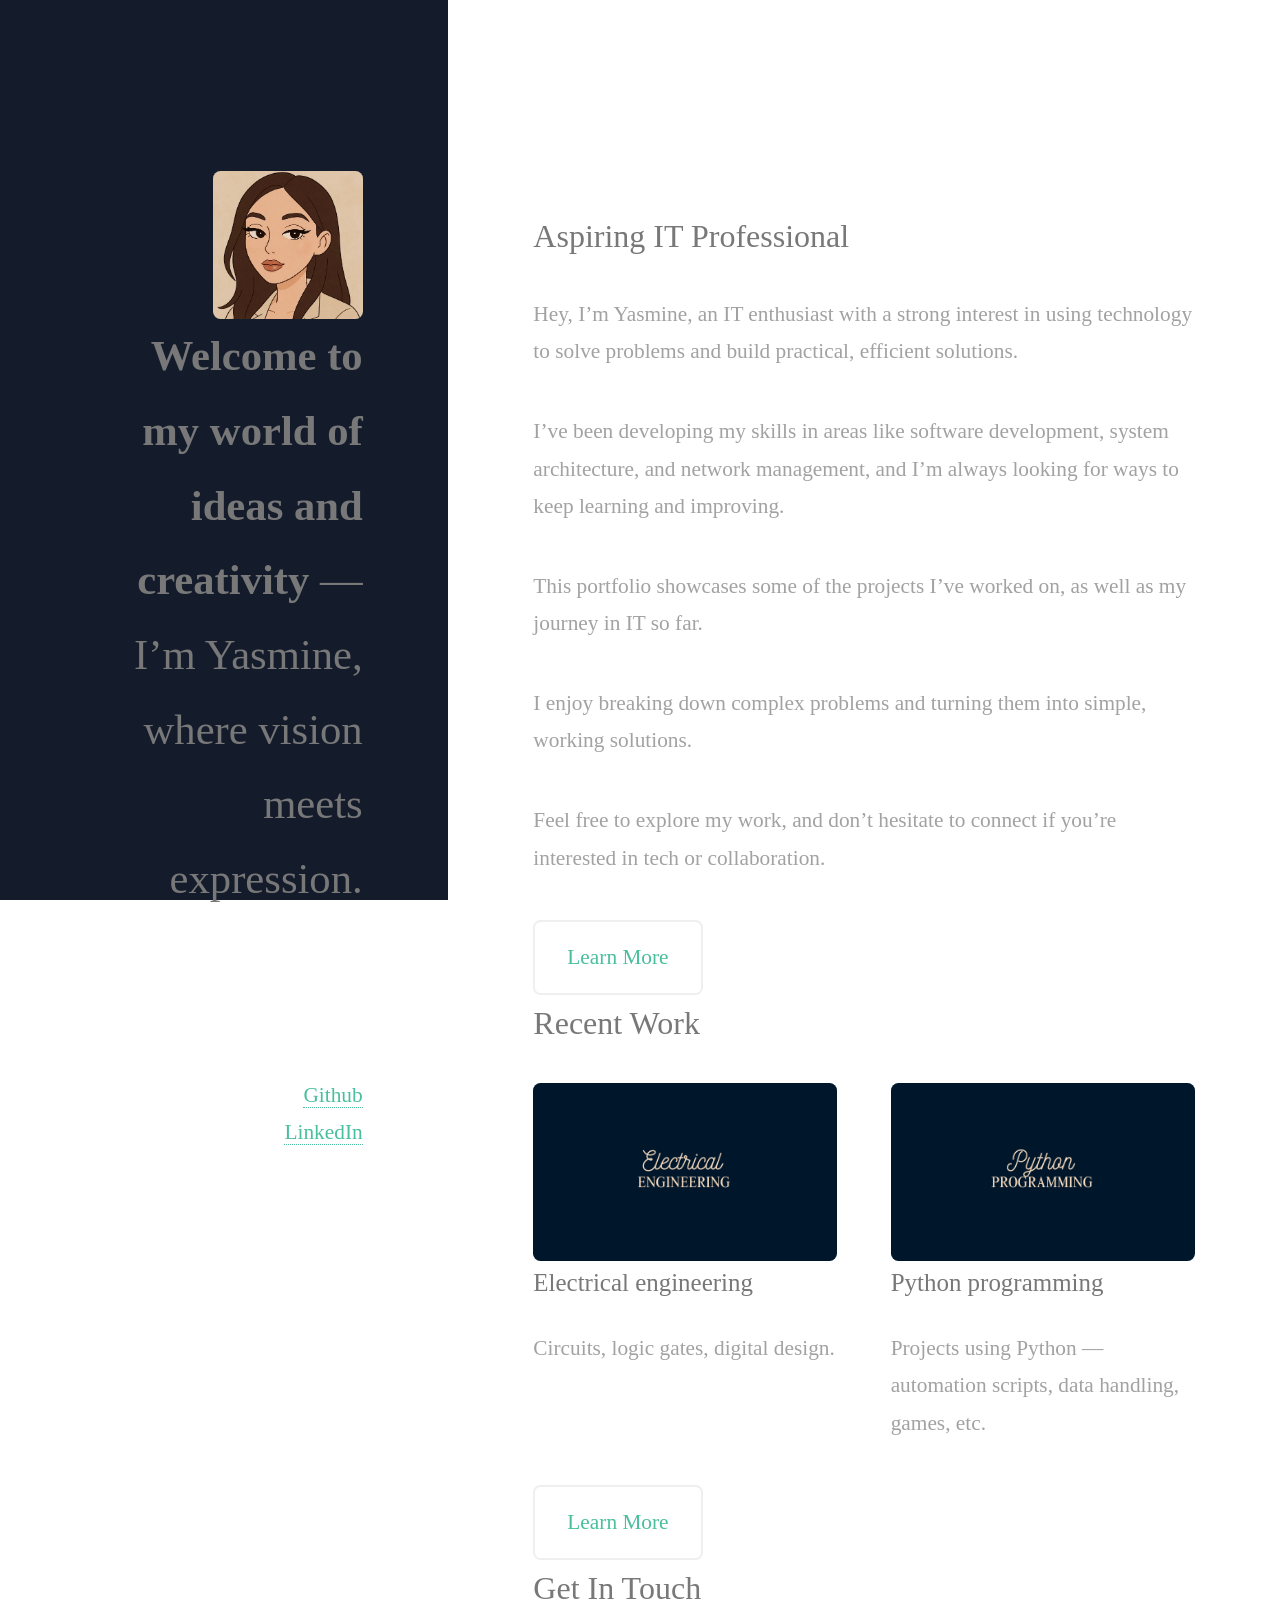
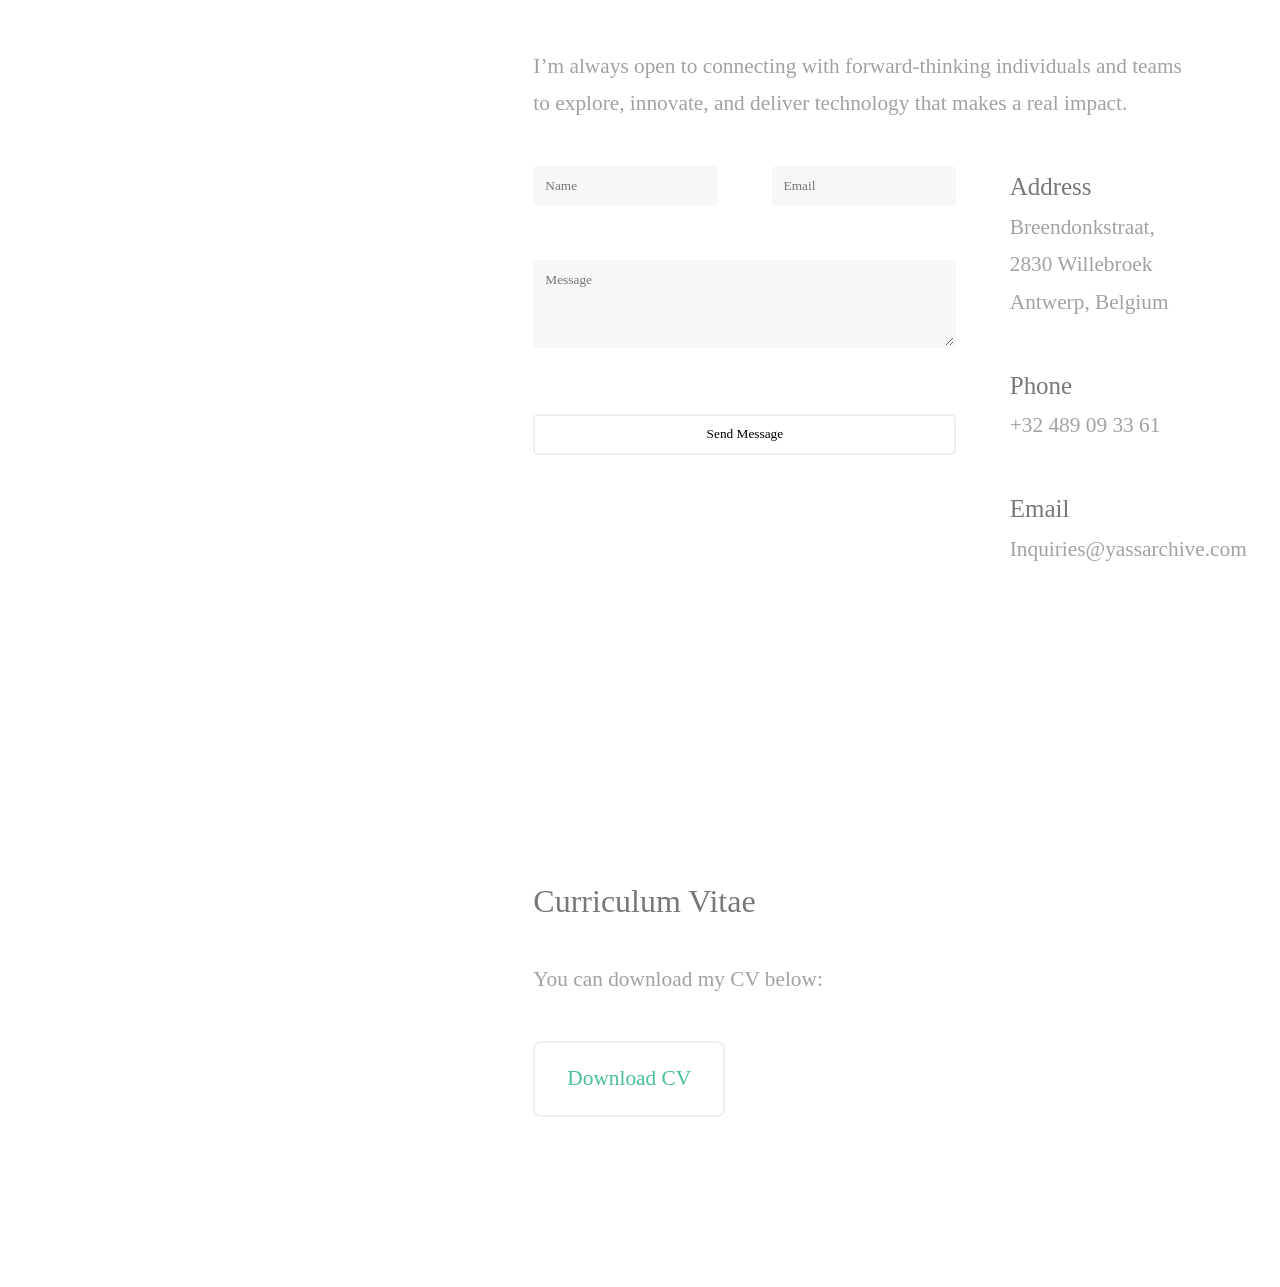
<file: index.html>
<!DOCTYPE HTML>
Yassarchive
<html>
	<head>
		<title>Yassarchive</title>
		<meta charset="utf-8" />
		<meta name="viewport" content="width=device-width, initial-scale=1, user-scalable=no" />
		<link rel="stylesheet" href="assets/css/main.css" />
	</head>

	<body class="is-preload">

		<!-- Header: vaste zijbalk met profiel + intro -->
		<header id="header">
			<div class="inner">

				<!-- Profielfoto/avatar bovenaan de sidebar -->
				<a href="#" class="image avatar">
					<img src="images/avatar.jpg" alt="" />
				</a>

				<!-- Titeltekst met fade-in animatie -->
				<h1 class="fade-in-text">
					<strong>Welcome to my world of ideas and creativity</strong> — I’m Yasmine, where vision meets expression.
				</h1>

				<!-- Kleine footer note in header -->
				<p class="footer-note">
					Site & portfolio developed by Yasmine
				</p>

			</div>
		</header>



		<!-- Main content: rechterkant van de website -->
		<div id="main">

			<!-- Intro sectie -->
			<section id="one">
				<header class="major">
					<h2> Aspiring IT Professional </h2>
				</header>

				<!-- Korte bio / introductie -->
				<p> Hey, I’m Yasmine, an IT enthusiast with a strong interest in using technology to solve problems and build practical, efficient solutions. </p>
				<p>	I’ve been developing my skills in areas like software development, system architecture, and network management, and I’m always looking for ways to keep learning and improving. </p>
				<p> This portfolio showcases some of the projects I’ve worked on, as well as my journey in IT so far. </p>
				<p> I enjoy breaking down complex problems and turning them into simple, working solutions. </p>
				<p>Feel free to explore my work, and don’t hesitate to connect if you’re interested in tech or collaboration. </p>

				<!-- Knop naar about pagina -->
				<ul class="actions">
					<a href="about.html" class="button">Learn More</a>
				</ul>
			</section>

			<!-- Portfolio / recente projecten -->
			<section id="two">
				<h2>Recent Work</h2>

				<div class="row">

					<!-- Project 1 -->
					<article class="col-6 col-12-xsmall work-item">
						<a href="images/fulls/01.jpg" class="image fit thumb">
							<img src="images/thumbs/01.jpg" alt="" />
						</a>
						<h3>Electrical engineering</h3>
						<p>Circuits, logic gates, digital design.</p>
					</article>

					<!-- Project 2 -->
					<article class="col-6 col-12-xsmall work-item">
						<a href="images/fulls/02.jpg" class="image fit thumb">
							<img src="images/thumbs/02.jpg" alt="" />
						</a>
						<h3>Python programming</h3>
						<p>Projects using Python — automation scripts, data handling, games, etc.</p>
					</article>

				</div>

				<!-- Knop naar volledige portfolio -->
				<ul class="actions">
					<a href="portfolio.html" class="button">Learn More</a>
				</ul>
			</section>

			<!-- Contact sectie -->
			<section id="three">
				<h2>Get In Touch</h2>

				<!-- Intro tekst contact -->
				<p><i></i>I’m always open to connecting with forward-thinking individuals and teams to explore, innovate, and deliver technology that makes a real impact.</i></p>

				<div class="row">

					<!-- Contactformulier gemaakt met WEB3FORMS -->
					<div class="col-8 col-12-small">
						<form action="https://api.web3forms.com/submit" method="POST">

							<div class="row gtr-uniform gtr-50">

								<!-- API key voor form submission gemaakt met WEB3FORMS -->
								<input type="hidden" name="access_key" value="d48e5232-f46c-412e-9744-fb151dbbb144">

								<!-- Naam veld -->
								<div class="col-6 col-12-xsmall">
									<input type="text" name="name" id="name" placeholder="Name" required />
								</div>

								<!-- Email veld -->
								<div class="col-6 col-12-xsmall">
									<input type="email" name="email" id="email" placeholder="Email" required />
								</div>

								<!-- Bericht veld -->
								<div class="col-12">
									<textarea name="message" id="message" placeholder="Message" rows="4" required></textarea>
								</div>

								<!-- Submit knop -->
								<div class="col-12">
									<ul class="actions">
										<li><input type="submit" value="Send Message" class="primary" /></li>
									</ul>
								</div>

							</div>
						</form>
					</div>

					<!-- Contact info rechts -->
					<div class="col-4 col-12-small">
						<ul class="labeled-icons">

							<!-- Adres -->
							<li>
								<h3 class="icon solid fa-envelope" style="margin:0;">
									<span class="label">Address</span>
								</h3>
								<p> Breendonkstraat, 2830 Willebroek <br />
								Antwerp, Belgium
								</p>
								
							</li>

							<!-- Telefoon -->
							<li>
								<h3 class="icon solid fa-envelope" style="margin:0;">
									<span class="label">Phone</span>
								</h3>
								<p> +32 489 09 33 61 </p>
							</li>

							<!-- Email -->
							<li>
								<div class="contact-item">
									<h3 class="icon solid fa-envelope" style="margin:0;">
									<span class="label">Email</span>
								</h3>
								<p> Inquiries@yassarchive.com </p>
								</div>
							</li>

						</ul>
					</div>

				</div>
				</section> <!-- Google maps voorbeeld gemaakt met API in Google Cloud -->
						<iframe
							src="https://www.google.com/maps/embed/v1/place?key=AIzaSyB8BMfxNY8iLk_4NgyfdXTfYyo2cVEm-6s&q=August+Van+Landeghemstraat+115,+2830+Willebroek" 
							width="64%" 
							height="250" 
							style="border:0; border-radius:12px;" 
							allowfullscreen="" 
							loading="lazy">
							
							</iframe>
			
			<!-- CV download sectie -->
			<section id="cv">
				<h2>Curriculum Vitae <span
				</span> <!-- Uitleg CV download -->
				</h2>
				<p> You can download my CV below: </p>
				
				<!-- Download knop -->
				<a href="assets/Curriculum.Vitae_YasmineKerchi.2026.pdf" download class="button">
					Download CV
				</a>
				
			</section>

		</div>

		<!-- Footer onderaan pagina -->
		<footer id="footer">
			<div class="inner">

				<!-- Social icons -->
				<ul class="icons">
					<li><a href="#" class="icon brands fa-github"><span class="label">Github</span></a></li>
					<li><a href="#" class="icon brands fa-linkedin"><span class="label">LinkedIn</span></a></li>
				</ul>

				<!-- Copyright info -->
				<ul class="copyright">
					<li>&copy; Archive07</li>
					<li>Design:Yasmine</li>
				</ul>

			</div>
		</footer>

		<!-- Scripts: functionaliteit van template -->
		<script src="assets/js/jquery.min.js"></script>
		<script src="assets/js/jquery.poptrox.min.js"></script>
		<script src="assets/js/browser.min.js"></script>
		<script src="assets/js/breakpoints.min.js"></script>
		<script src="assets/js/util.js"></script>
		<script src="assets/js/main.js"></script>

	</body>
</html>
</file>
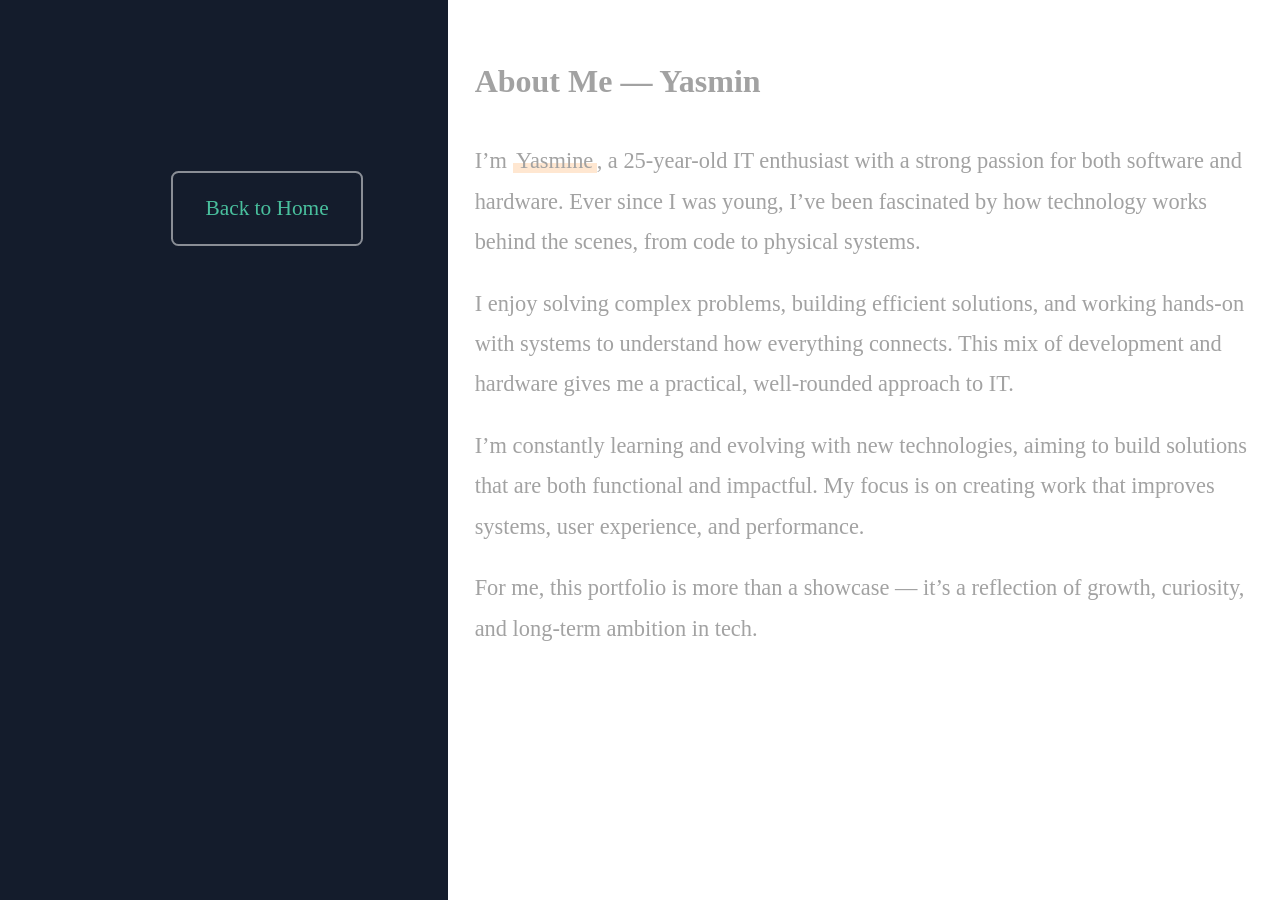
<file: about.html>
<!DOCTYPE HTML>
<html lang="en">
<head>
  <title>About Me - Yassarchive</title>
  <meta charset="utf-8" />
  <meta name="viewport" content="width=device-width, initial-scale=1" />
  <link rel="stylesheet" href="assets/css/main.css" />

  <!-- Inline CSS: extra effecten specifiek voor deze pagina -->
  <style>
    /* Fade-in effect van de hele pagina bij load */
    body{
      opacity:0;
      transition:opacity .45s ease;
      background:var(--navy);
      color:var(--text);
    }
    body.ready{ opacity:1; }

    /* Styling voor de "Back to Home" knop */
    #header .button{
      transition: transform .18s ease, box-shadow .18s ease;
      border-color: rgba(255, 255, 255, 0.5);
    }

    /* Hover effect op knop → licht omhoog + schaduw */
    #header .button:hover{
      transform: translateY(-2px);
      box-shadow: 0 10px 24px rgba(0,0,0,.25), 0 0 0 1px rgba(255, 255, 255, 0.25) inset;
    }

    /* Visuele "glow" achtergrond effecten in About sectie */
    #about.section-glow{ position:relative; overflow:hidden; }

    #about.section-glow::before,
    #about.section-glow::after{
      content:"";
      position:absolute;
      border-radius:50%;
      filter: blur(90px);
      pointer-events:none;
    }

    /* Boven rechts glow accent */
    #about.section-glow::before{
      width:420px;
      height:420px;
      top:-140px;
      right:-140px;
      background: radial-gradient(circle, rgba(255,122,0,.35), transparent 60%);
    }

    /* Onder links glow accent */
    #about.section-glow::after{
      width:360px;
      height:360px;
      bottom:-160px;
      left:-160px;
      background: radial-gradient(circle, rgba(28,42,87,.45), transparent 60%);
    }

    /* Typewriter titel styling */
    h1.type {
      color: var(--text);
      font-family: "Times New Roman", serif;
      font-weight: 700;
      white-space: nowrap;
      overflow: hidden;
      border-right: 2px solid var(--orange); /* cursor effect */
    }

    /* Knipperende cursor animatie */
    @keyframes caret {
      50% { border-color: transparent; }
    }

    h1.type.caret {
      animation: caret 1s steps(1) infinite;
    }

    /* Scroll reveal animatie (fade + omhoog komen) */
    .reveal {
      opacity:0;
      transform: translateY(14px);
      transition: opacity .6s ease, transform .6s ease;
    }

    /* Wanneer element zichtbaar wordt in viewport */
    .reveal.in {
      opacity:1;
      transform: none;
    }

    /* Layout van main content (ruimte rondom tekst) */
    #main{
      padding: 2.5rem 1.25rem;
    }

    /* Breedte beperking zodat tekst leesbaar blijft */
    #about{
      max-width: 900px;
      margin: 0 auto;
    }

    /* Tekst styling voor betere leesbaarheid */
    #about p{
      line-height: 1.8;
      font-size: 1.05rem;
      margin: 1rem 0;
    }

    /* Highlight stijl (handwritten effect accent woord) */
    .mark {
      font-family: "Homemade Apple", "Caveat", cursive;
      color: var(--orange);
      background: linear-gradient(transparent 60%, rgba(255,122,0,.18) 60%);
      padding: 0 .15em;
    }

    /* Verwijdert standaard template achtergrond van About sectie */
    #about { background: none !important; }
    #about::before,
    #about::after { content: none !important; }

    /* Verwijdert template styling van main container */
    #main { background: none !important; }
    #main::before,
    #main::after { content: none !important; }

    /* Respecteert gebruikers die minder animaties willen */
    @media (prefers-reduced-motion: reduce){
      body{ transition:none !important; }
      .reveal{ transition:none !important; transform:none !important; opacity:1 !important; }
      h1.type{ border-right: none !important; }
    }
  </style>
</head>

<body>

  <!-- Header met back knop -->
  <header id="header">
    <div class="inner">
      <a href="index.html" class="button">Back to Home</a>
    </div>
  </header>

  <!-- Hoofdcontent van de pagina -->
  <main id="main">
    <section id="about" class="section-glow">

      <!-- Titel met typewriter effect -->
      <h1 class="type caret" id="typeTarget" aria-label="About Me — Yasmine"></h1>

      <!-- Google font specifiek voor script/handwriting stijl -->
      <link href="https://fonts.googleapis.com/css2?family=Dancing+Script&display=swap" rel="stylesheet">

      <style>
        /* Past handwritten font toe op alle reveal teksten */
        .reveal {
          font-family: 'Times New Roman,' Times, serif;
        }
      </style>

      <!-- Paragrafen met scroll reveal effect -->
      <p class="reveal">I’m <span class="mark">Yasmine</span>, a 25-year-old IT enthusiast with a strong passion for both software and hardware. Ever since I was young, I’ve been fascinated by how technology works behind the scenes, from code to physical systems. </p>

      <p> I enjoy solving complex problems, building efficient solutions, and working hands-on with systems to understand how everything connects. This mix of development and hardware gives me a practical, well-rounded approach to IT. </p>

      <p>  I’m constantly learning and evolving with new technologies, aiming to build solutions that are both functional and impactful. My focus is on creating work that improves systems, user experience, and performance. </p>

      <p> For me, this portfolio is more than a showcase — it’s a reflection of growth, curiosity, and long-term ambition in tech. </p>

      
    </section>
  </main>

  <!-- JavaScript functionaliteit -->
  <script>

    // Zodra pagina geladen is → fade-in activeren
    window.addEventListener('load', ()=> document.body.classList.add('ready'));

    // Typewriter effect voor titel
    (function(){
      const text = "About Me — Yasmine";
      const el = document.getElementById('typeTarget');
      let i = 0;

      function type(){
        el.textContent = text.slice(0, ++i);
        if(i < text.length) setTimeout(type, 60);
        else el.classList.add('caret'); // cursor blijft knipperen
      }

      type();
    })();

    // Scroll animatie: elementen verschijnen wanneer je scrolt
    const io = new IntersectionObserver((entries)=>{
      entries.forEach(e=>{
        if(e.isIntersecting){
          e.target.classList.add('in');
          io.unobserve(e.target);
        }
      });
    }, { threshold: 0.12 });

    document.querySelectorAll('.reveal').forEach(el=> io.observe(el));

  </script>

</body>
</html>
</file>
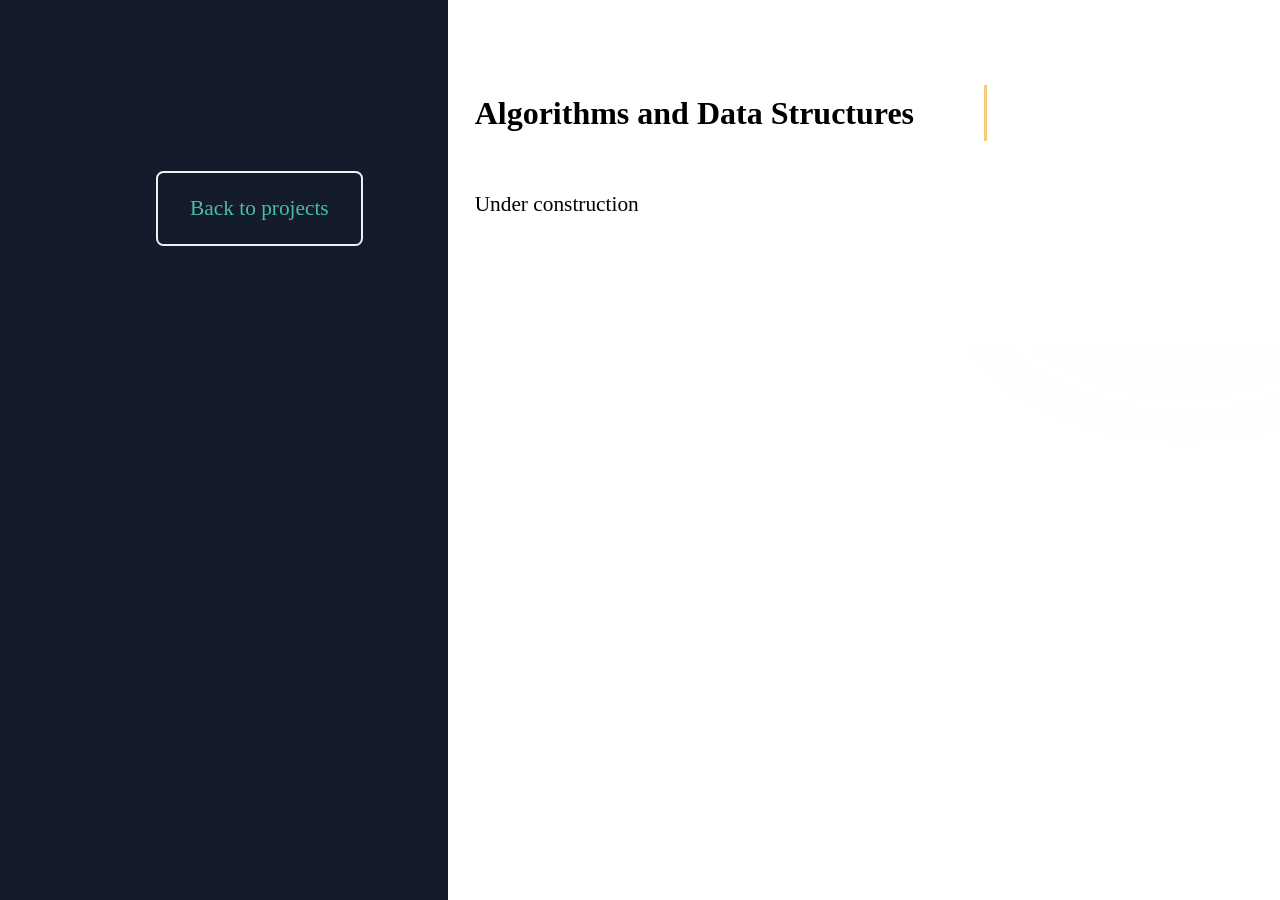
<file: algorithms-data-structures.html>
<!DOCTYPE HTML>
<html lang="en">
<head>
    <title> Algorithms and Data Structures </title>
    <meta charset="utf-8" />
    <meta name="viewport" content="width=device-width, initial-scale=1" />
    <link rel="stylesheet" href="assets/css/main.css" />
    <style>
        :root { --orange: #FCC979; --text: #000000; }

        /* Pagina setup */
        body { opacity: 0; transition: opacity .45s ease; background: #fff; color: var(--text); }
        body.ready { opacity: 1; }

        /* Layout & Glow */
        #main { padding: 4rem 1.25rem; }
        #about { max-width: 900px; margin: 0 auto; position: relative; }
        #about.section-glow::before {
            content: ""; position: absolute; border-radius: 50%; filter: blur(90px); z-index: -1;
            width: 420px; height: 420px; top: -140px; right: -140px;
            background: radial-gradient(circle, rgba(255,122,0,.15), transparent 60%);
        }

        /* Typewriter */
        h1.type {
            color: #000000 !important; /* Forceert zwart */
            font-family: "Times New Roman Condensed", serif;
            font-weight: 800 !important; /* Maakt de tekst extra dik */
            display: inline-block; 
            white-space: nowrap; 
            overflow: hidden;
            border-right: 3px solid var(--orange);
            width: 32ch;
            animation: typing 2s steps(18, end), blink 0.75s step-end infinite;
        }
        @keyframes typing { from { width: 0 } to { width: 18ch } }
        @keyframes blink { from, to { border-color: transparent } 50% { border-color: var(--orange) } }

        /* Scroll reveal */
        .reveal { opacity: 0; transform: translateY(14px); transition: all .6s ease; }
        .reveal.in { opacity: 1; transform: none; }

        /* Opschonen */
        #about, #main { background: none !important; }
        #about::after, #main::after, #about::before, #main::before { content: none; }
    </style>
</head>
<body>

    <header id="header">
        <div class="inner"><a href="portfolio.html" class="button">Back to projects</a></div>
    </header>

    <main id="main">
        <section id="about" class="section-glow">
            <h1 class="type"> Algorithms and Data Structures </h1>
            <p class="reveal">Under construction</p>
        </section>
    </main>

    <script>
        window.addEventListener('load', () => document.body.classList.add('ready'));

        const io = new IntersectionObserver((entries) => {
            entries.forEach(e => { if (e.isIntersecting) e.target.classList.add('in'); });
        }, { threshold: 0.1 });
        document.querySelectorAll('.reveal').forEach(el => io.observe(el));
    </script>
</body>
</html>
</file>
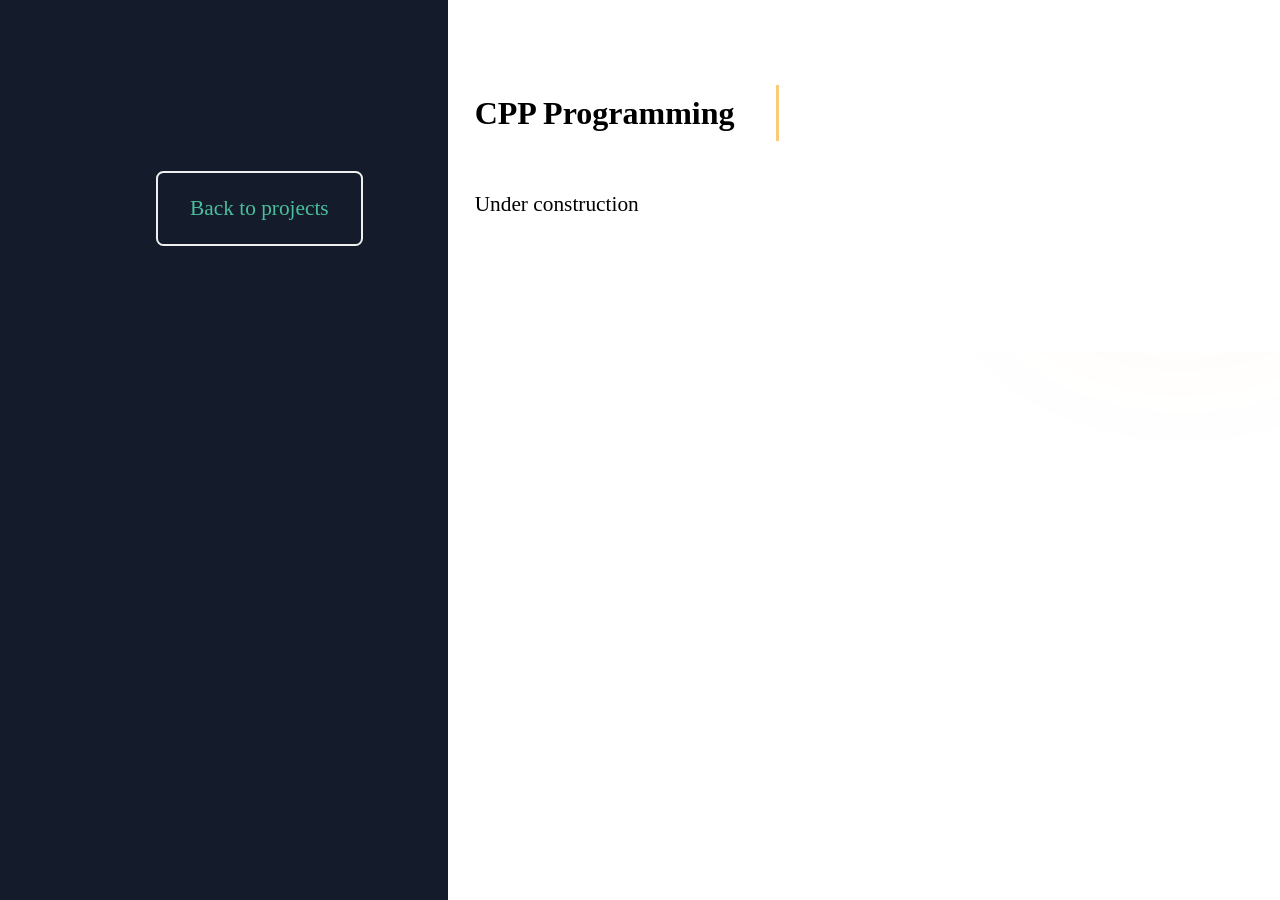
<file: cpp-programming.html>
<!DOCTYPE HTML>
<html lang="en">
<head>
    <title> CPP Programming </title>
    <meta charset="utf-8" />
    <meta name="viewport" content="width=device-width, initial-scale=1" />
    <link rel="stylesheet" href="assets/css/main.css" />
    <style>
        :root { --orange: #FCC979; --text: #000000; }

        /* Pagina setup */
        body { opacity: 0; transition: opacity .45s ease; background: #fff; color: var(--text); }
        body.ready { opacity: 1; }

        /* Layout & Glow */
        #main { padding: 4rem 1.25rem; }
        #about { max-width: 900px; margin: 0 auto; position: relative; }
        #about.section-glow::before {
            content: ""; position: absolute; border-radius: 50%; filter: blur(90px); z-index: -1;
            width: 420px; height: 420px; top: -140px; right: -140px;
            background: radial-gradient(circle, rgba(255,122,0,.15), transparent 60%);
        }

        /* Typewriter */
        h1.type {
            color: #000000 !important; /* Forceert zwart */
            font-family: "Times New Roman Condensed", serif;
            font-weight: 800 !important; /* Maakt de tekst extra dik */
            display: inline-block; 
            white-space: nowrap; 
            overflow: hidden;
            border-right: 3px solid var(--orange);
            width: 19ch;
            animation: typing 2s steps(18, end), blink 0.75s step-end infinite;
        }
        @keyframes typing { from { width: 0 } to { width: 18ch } }
        @keyframes blink { from, to { border-color: transparent } 50% { border-color: var(--orange) } }

        /* Scroll reveal */
        .reveal { opacity: 0; transform: translateY(14px); transition: all .6s ease; }
        .reveal.in { opacity: 1; transform: none; }

        /* Opschonen */
        #about, #main { background: none !important; }
        #about::after, #main::after, #about::before, #main::before { content: none; }
    </style>
</head>
<body>

    <header id="header">
        <div class="inner"><a href="portfolio.html" class="button">Back to projects</a></div>
    </header>

    <main id="main">
        <section id="about" class="section-glow">
            <h1 class="type"> CPP Programming </h1>
            <p class="reveal">Under construction</p>
        </section>
    </main>

    <script>
        window.addEventListener('load', () => document.body.classList.add('ready'));

        const io = new IntersectionObserver((entries) => {
            entries.forEach(e => { if (e.isIntersecting) e.target.classList.add('in'); });
        }, { threshold: 0.1 });
        document.querySelectorAll('.reveal').forEach(el => io.observe(el));
    </script>
</body>
</html>
</file>
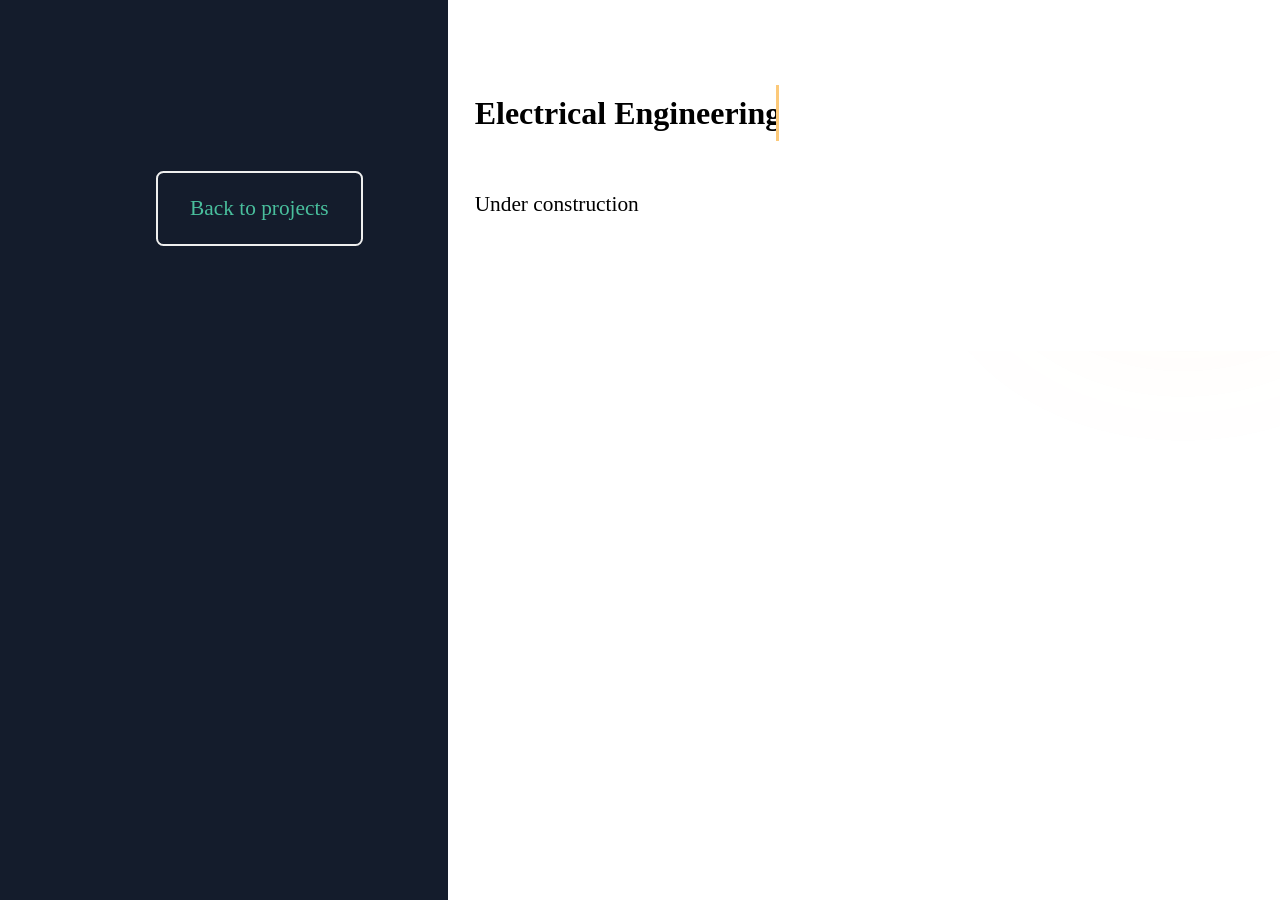
<file: electrical-engineering.html>
<!DOCTYPE HTML>
<html lang="en">
<head>
    <title> Electrical Engineering </title>
    <meta charset="utf-8" />
    <meta name="viewport" content="width=device-width, initial-scale=1" />
    <link rel="stylesheet" href="assets/css/main.css" />
    <style>
        :root { --orange: #FCC979; --text: #000000; }

        /* Pagina setup */
        body { opacity: 0; transition: opacity .45s ease; background: #fff; color: var(--text); }
        body.ready { opacity: 1; }

        /* Layout & Glow */
        #main { padding: 4rem 1.25rem; }
        #about { max-width: 900px; margin: 0 auto; position: relative; }
        #about.section-glow::before {
            content: ""; position: absolute; border-radius: 50%; filter: blur(90px); z-index: -1;
            width: 420px; height: 420px; top: -140px; right: -140px;
            background: radial-gradient(circle, rgba(255,122,0,.15), transparent 60%);
        }

        /* Typewriter */
        h1.type {
            color: #000000 !important; /* Forceert zwart */
            font-family: "Times New Roman Condensed", serif;
            font-weight: 800 !important; /* Maakt de tekst extra dik */
            display: inline-block; 
            white-space: nowrap; 
            overflow: hidden;
            border-right: 3px solid var(--orange);
            width: 19ch;
            animation: typing 2s steps(18, end), blink 0.75s step-end infinite;
        }
        @keyframes typing { from { width: 0 } to { width: 18ch } }
        @keyframes blink { from, to { border-color: transparent } 50% { border-color: var(--orange) } }

        /* Scroll reveal */
        .reveal { opacity: 0; transform: translateY(14px); transition: all .6s ease; }
        .reveal.in { opacity: 1; transform: none; }

        /* Opschonen */
        #about, #main { background: none !important; }
        #about::after, #main::after, #about::before, #main::before { content: none; }
    </style>
</head>
<body>

    <header id="header">
        <div class="inner"><a href="portfolio.html" class="button">Back to projects</a></div>
    </header>

    <main id="main">
        <section id="about" class="section-glow">
            <h1 class="type"> Electrical Engineering </h1>
            <p class="reveal">Under construction</p>
        </section>
    </main>

    <script>
        window.addEventListener('load', () => document.body.classList.add('ready'));

        const io = new IntersectionObserver((entries) => {
            entries.forEach(e => { if (e.isIntersecting) e.target.classList.add('in'); });
        }, { threshold: 0.1 });
        document.querySelectorAll('.reveal').forEach(el => io.observe(el));
    </script>
</body>
</html>
</file>
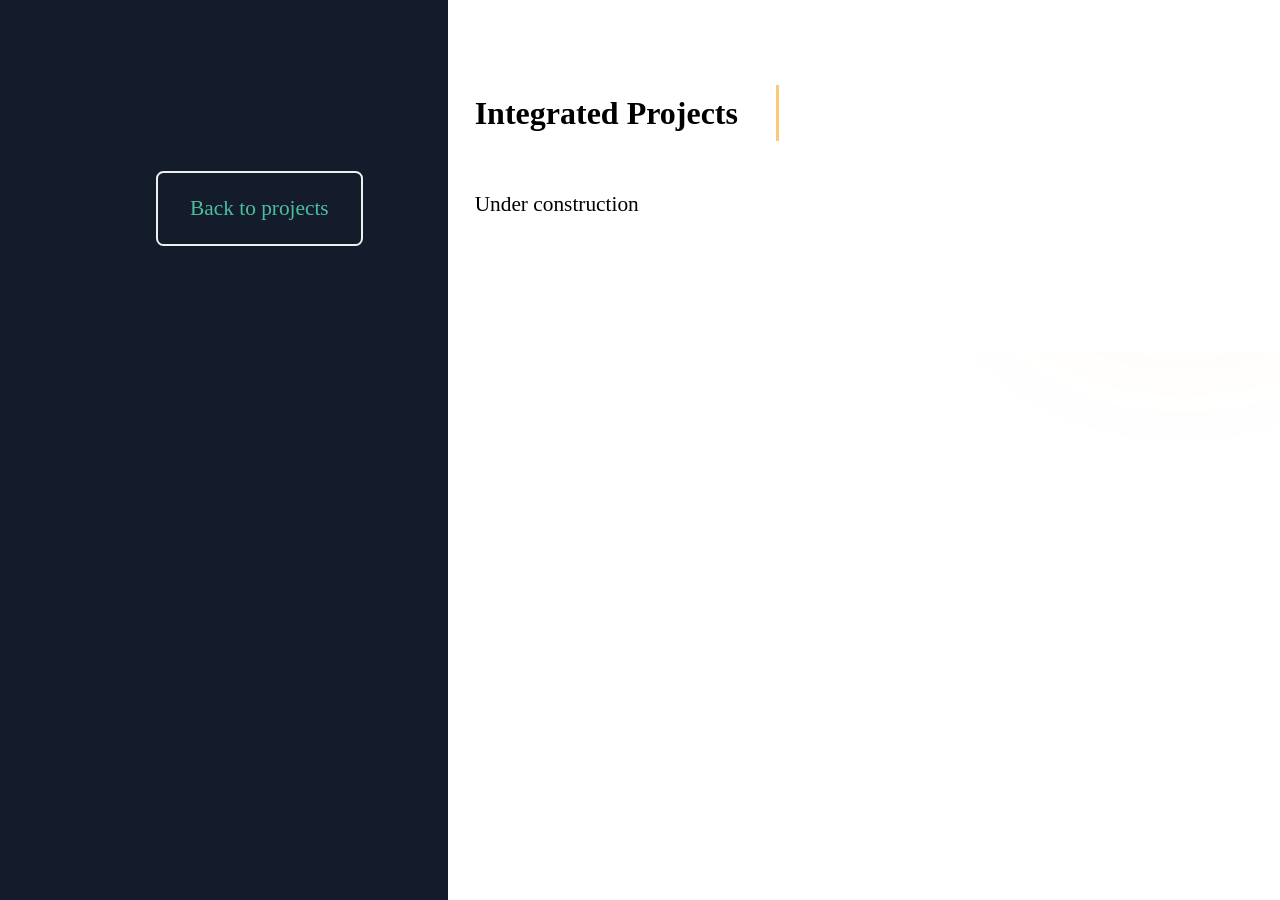
<file: integrated-projects.html>
<!DOCTYPE HTML>
<html lang="en">
<head>
    <title> Integrated Projects </title>
    <meta charset="utf-8" />
    <meta name="viewport" content="width=device-width, initial-scale=1" />
    <link rel="stylesheet" href="assets/css/main.css" />
    <style>
        :root { --orange: #FCC979; --text: #000000; }

        /* Pagina setup */
        body { opacity: 0; transition: opacity .45s ease; background: #fff; color: var(--text); }
        body.ready { opacity: 1; }

        /* Layout & Glow */
        #main { padding: 4rem 1.25rem; }
        #about { max-width: 900px; margin: 0 auto; position: relative; }
        #about.section-glow::before {
            content: ""; position: absolute; border-radius: 50%; filter: blur(90px); z-index: -1;
            width: 420px; height: 420px; top: -140px; right: -140px;
            background: radial-gradient(circle, rgba(255,122,0,.15), transparent 60%);
        }

        /* Typewriter */
        h1.type {
            color: #000000 !important; /* Forceert zwart */
            font-family: "Times New Roman Condensed", serif;
            font-weight: 800 !important; /* Maakt de tekst extra dik */
            display: inline-block; 
            white-space: nowrap; 
            overflow: hidden;
            border-right: 3px solid var(--orange);
            width: 19ch;
            animation: typing 2s steps(18, end), blink 0.75s step-end infinite;
        }
        @keyframes typing { from { width: 0 } to { width: 18ch } }
        @keyframes blink { from, to { border-color: transparent } 50% { border-color: var(--orange) } }

        /* Scroll reveal */
        .reveal { opacity: 0; transform: translateY(14px); transition: all .6s ease; }
        .reveal.in { opacity: 1; transform: none; }

        /* Opschonen */
        #about, #main { background: none !important; }
        #about::after, #main::after, #about::before, #main::before { content: none; }
    </style>
</head>
<body>

    <header id="header">
        <div class="inner"><a href="portfolio.html" class="button">Back to projects</a></div>
    </header>

    <main id="main">
        <section id="about" class="section-glow">
            <h1 class="type"> Integrated Projects </h1>
            <p class="reveal">Under construction</p>
        </section>
    </main>

    <script>
        window.addEventListener('load', () => document.body.classList.add('ready'));

        const io = new IntersectionObserver((entries) => {
            entries.forEach(e => { if (e.isIntersecting) e.target.classList.add('in'); });
        }, { threshold: 0.1 });
        document.querySelectorAll('.reveal').forEach(el => io.observe(el));
    </script>
</body>
</html>
</file>
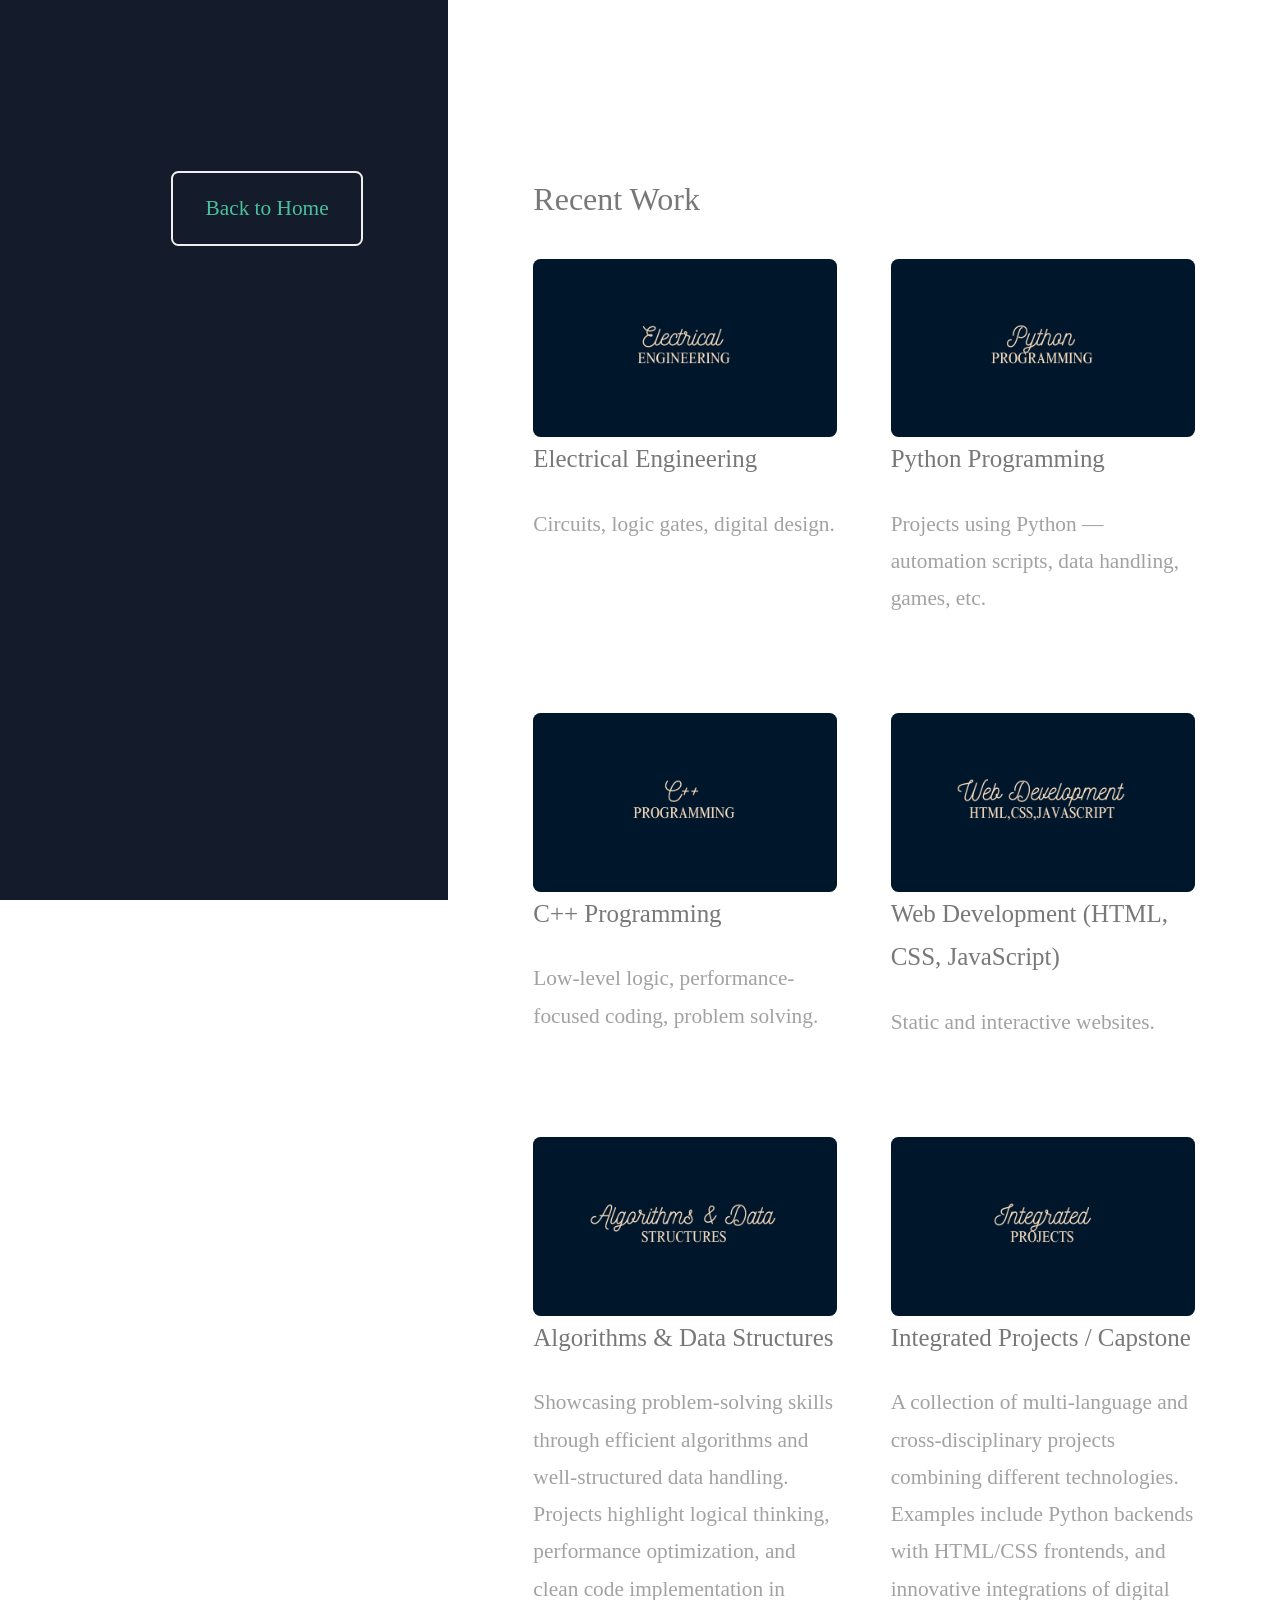
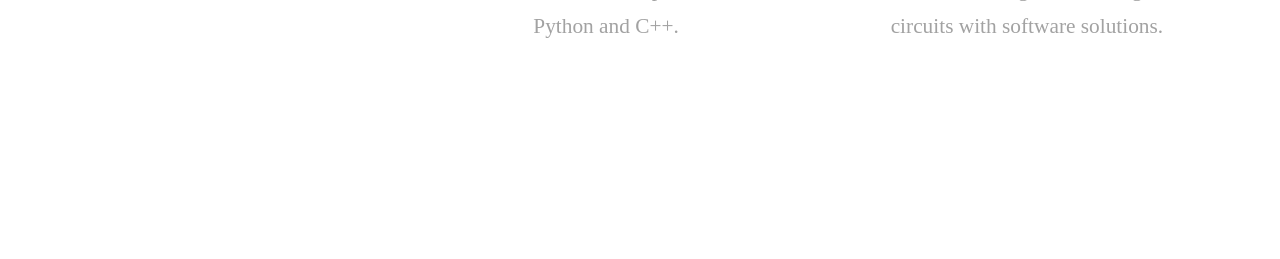
<file: portfolio.html>
<!DOCTYPE HTML>
<html lang="en">
<head>
  <title>About Me - Yassarchive</title>
  <meta charset="utf-8" />
  <meta name="viewport" content="width=device-width, initial-scale=1" />
  <link rel="stylesheet" href="assets/css/main.css" />
</head>
<body>

  <header id="header">
    <div class="inner">
      <a href="index.html" class="button">Back to Home</a>
    </div>
  </header>

  <!-- Main -->
  <div id="main">
    <section id="two">
      <h2>Recent Work</h2>

      <div class="row">
        <!-- 1 -->
        <article class="col-6 col-12-xsmall work-item">
          <a href="electrical-engineering.html" class="image fit thumb">
            <img src="images/thumbs/01.jpg" alt="Electrical Engineering project" />
          </a>
          <h3>Electrical Engineering</h3>
          <p>Circuits, logic gates, digital design.</p>
        </article>

        <!-- 2 -->
        <article class="col-6 col-12-xsmall work-item">
          <a href="python-programming.html" class="image fit thumb">
            <img src="images/thumbs/02.jpg" alt="Python Programming project" />
          </a>
          <h3>Python Programming</h3>
          <p>Projects using Python — automation scripts, data handling, games, etc.</p>
        </article>

        <!-- 3 -->
        <article class="col-6 col-12-xsmall work-item">
          <a href="cpp-programming.html" class="image fit thumb">
            <img src="images/thumbs/03.jpg" alt="C++ Programming project" />
          </a>
          <h3>C++ Programming</h3>
          <p>Low-level logic, performance-focused coding, problem solving.</p>
        </article>

        <!-- 4 -->
        <article class="col-6 col-12-xsmall work-item">
          <a href="web-development.html" class="image fit thumb">
            <img src="images/thumbs/04.jpg" alt="Web Development project" />
          </a>
          <h3>Web Development (HTML, CSS, JavaScript)</h3>
          <p>Static and interactive websites.</p>
        </article>

        <!-- 5 -->
        <article class="col-6 col-12-xsmall work-item">
          <a href="algorithms-data-structures.html" class="image fit thumb">
            <img src="images/thumbs/05.jpg" alt="Algorithms and Data Structures project" />
          </a>
          <h3>Algorithms &amp; Data Structures</h3>
          <p>Showcasing problem-solving skills through efficient algorithms and well-structured data handling. Projects highlight logical thinking, performance optimization, and clean code implementation in Python and C++.</p>
        </article>

        <!-- 6 -->
        <article class="col-6 col-12-xsmall work-item">
          <a href="integrated-projects.html" class="image fit thumb">
            <img src="images/thumbs/06.jpg" alt="Integrated Projects / Capstone" />
          </a>
          <h3>Integrated Projects / Capstone</h3>
          <p>A collection of multi-language and cross-disciplinary projects combining different technologies. Examples include Python backends with HTML/CSS frontends, and innovative integrations of digital circuits with software solutions.</p>
        </article>
      </div> <!-- /.row -->

    </section>
  </div> <!-- /#main -->

</body>
</html>
</file>
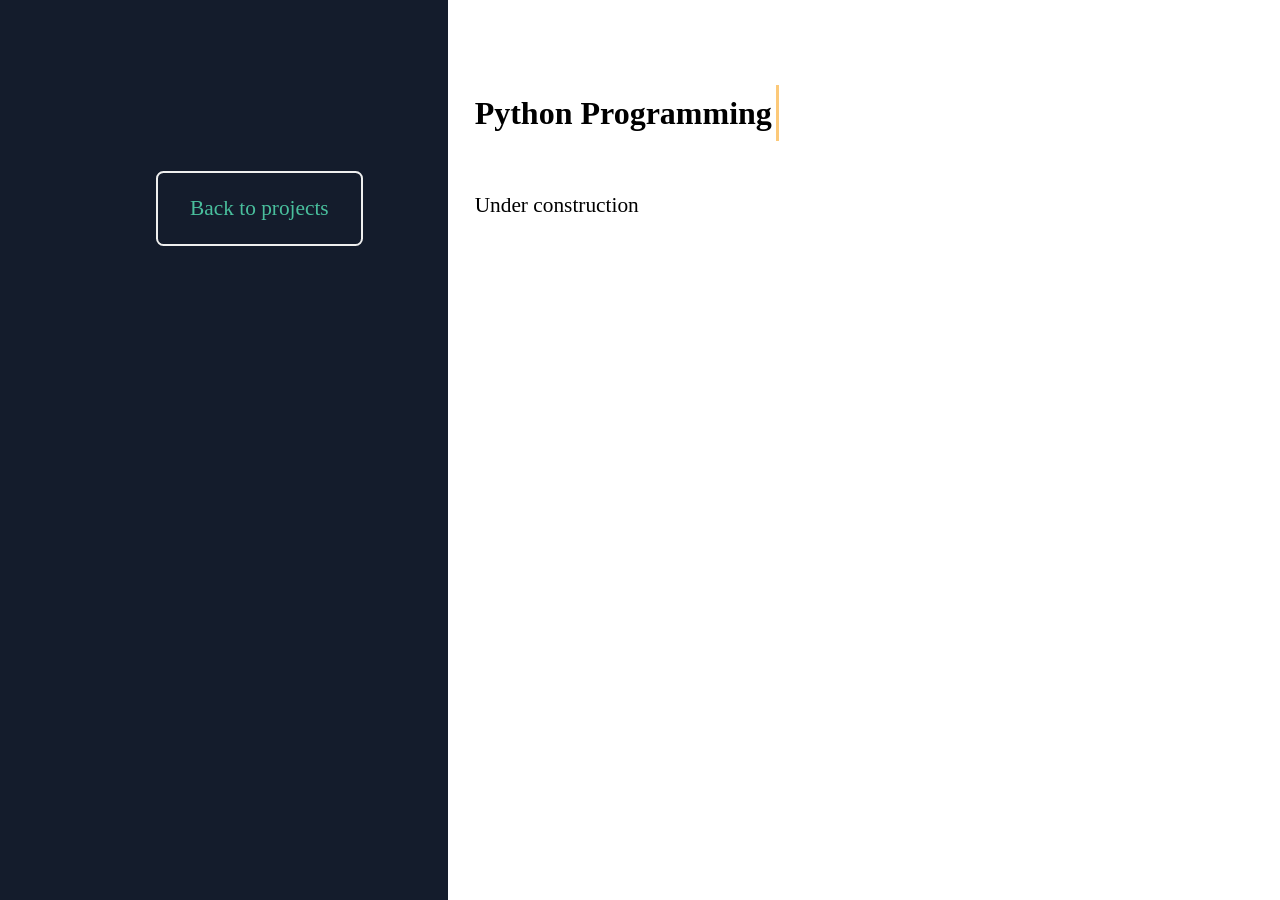
<file: python-programming.html>
<!DOCTYPE HTML>
<html lang="en">
<head>
    <title>Python Programming</title>
    <link rel="stylesheet" href="assets/css/main.css" />
    <style>
        :root { --orange: #FCC979; }
        
        /* Geen opacity 0 meer op de body */
        body { background: #fff; color: #000; margin: 0; }

        #main { padding: 4rem 1.25rem; }
        #about { max-width: 900px; margin: 0 auto; position: relative; }

        /* Typewriter blijft hetzelfde */
        h1.type {
            color: #000 !important;
            font-family: serif;
            font-weight: 800 !important;
            display: inline-block;
            white-space: nowrap;
            overflow: hidden;
            border-right: 3px solid var(--orange);
            width: 19ch;
            animation: typing 2s steps(18, end), blink 0.75s step-end infinite;
        }
        @keyframes typing { from { width: 0 } to { width: 18ch } }
        @keyframes blink { from, to { border-color: transparent } 50% { border-color: var(--orange) } }

        /* Geen 'reveal' meer nodig, tekst staat direct goed */
        p { line-height: 1.8; }
    </style>
</head>
<body>
    <header id="header">
        <div class="inner"><a href="portfolio.html" class="button">Back to projects</a></div>
    </header>

    <main id="main">
        <section id="about">
            <h1 class="type">Python Programming</h1>
            <p>Under construction</p>
        </section>
    </main>
</body>
</html>
</file>
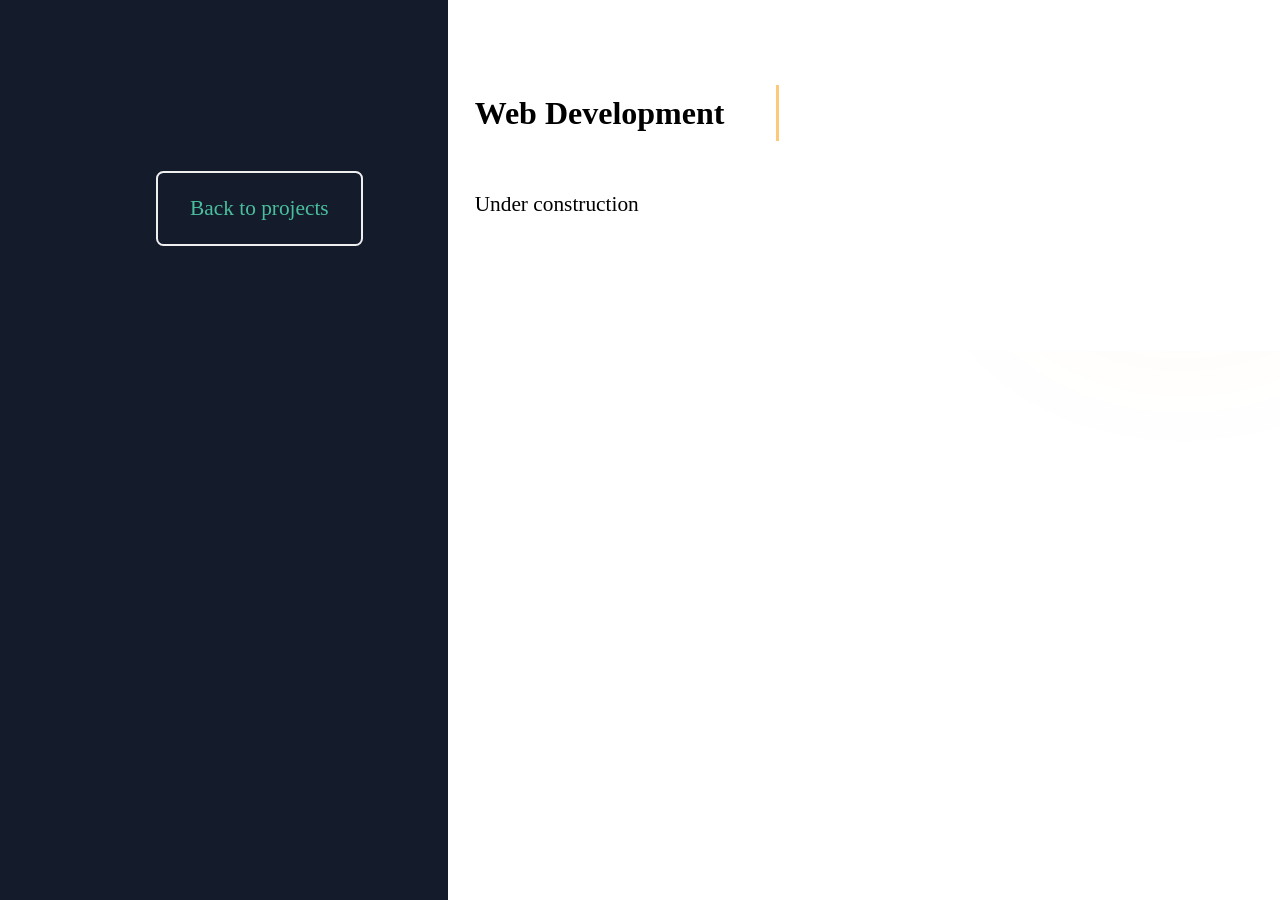
<file: web-development.html>
<!DOCTYPE HTML>
<html lang="en">
<head>
    <title> Web Development </title>
    <meta charset="utf-8" />
    <meta name="viewport" content="width=device-width, initial-scale=1" />
    <link rel="stylesheet" href="assets/css/main.css" />
    <style>
        :root { --orange: #FCC979; --text: #000000; }

        /* Pagina setup */
        body { opacity: 0; transition: opacity .45s ease; background: #fff; color: var(--text); }
        body.ready { opacity: 1; }

        /* Layout & Glow */
        #main { padding: 4rem 1.25rem; }
        #about { max-width: 900px; margin: 0 auto; position: relative; }
        #about.section-glow::before {
            content: ""; position: absolute; border-radius: 50%; filter: blur(90px); z-index: -1;
            width: 420px; height: 420px; top: -140px; right: -140px;
            background: radial-gradient(circle, rgba(255,122,0,.15), transparent 60%);
        }

        /* Typewriter */
        h1.type {
            color: #000000 !important; /* Forceert zwart */
            font-family: "Times New Roman Condensed", serif;
            font-weight: 800 !important; /* Maakt de tekst extra dik */
            display: inline-block; 
            white-space: nowrap; 
            overflow: hidden;
            border-right: 3px solid var(--orange);
            width: 19ch;
            animation: typing 2s steps(18, end), blink 0.75s step-end infinite;
        }
        @keyframes typing { from { width: 0 } to { width: 18ch } }
        @keyframes blink { from, to { border-color: transparent } 50% { border-color: var(--orange) } }

        /* Scroll reveal */
        .reveal { opacity: 0; transform: translateY(14px); transition: all .6s ease; }
        .reveal.in { opacity: 1; transform: none; }

        /* Opschonen */
        #about, #main { background: none !important; }
        #about::after, #main::after, #about::before, #main::before { content: none; }
    </style>
</head>
<body>

    <header id="header">
        <div class="inner"><a href="portfolio.html" class="button">Back to projects</a></div>
    </header>

    <main id="main">
        <section id="about" class="section-glow">
            <h1 class="type"> Web Development </h1>
            <p class="reveal">Under construction</p>
        </section>
    </main>

    <script>
        window.addEventListener('load', () => document.body.classList.add('ready'));

        const io = new IntersectionObserver((entries) => {
            entries.forEach(e => { if (e.isIntersecting) e.target.classList.add('in'); });
        }, { threshold: 0.1 });
        document.querySelectorAll('.reveal').forEach(el => io.observe(el));
    </script>
</body>
</html>
</file>
<file: assets/css/main.css>
:root {
  --font: "Times New Roman", Times, serif;
  --text: #a2a2a2;
  --heading: #787878;
  --accent: #49bf9d;
  --bg: #ffffff;
  --border: #efefef;
}

*,
*::before,
*::after {
  box-sizing: border-box;
  font-family: var(--font);
}

html, body {
  margin: 0;
  padding: 0;
  background: var(--bg);
  color: var(--text);
  font-size: 16pt;
  line-height: 1.75;
  -webkit-text-size-adjust: none;
}

/* reset */
h1,h2,h3,h4,h5,h6,p,ul,ol,blockquote,figure {
  margin: 0;
  padding: 0;
}

ul, ol { list-style: none; }

/* links */
a {
  color: var(--accent);
  text-decoration: none;
  border-bottom: 1px dotted;
  transition: 0.2s;
}
a:hover {
  border-bottom-color: transparent;
}

/* typography */
h1,h2,h3,h4,h5,h6 {
  color: var(--heading);
  font-weight: 400;
  margin-bottom: 1em;
}

p { margin-bottom: 2em; }

/* =========================
   LAYOUT
========================= */

.container {
  width: 100%;
  max-width: 1200px;
  margin: 0 auto;
  padding: 0 2em;
}

/* FIXED GRID */
.row {
  display: flex;
  flex-wrap: wrap;
  margin: -1.25em; /* replaces gap behavior properly */
}

/* IMPORTANT FIX: no flex:1 here */
[class^="col-"] {
  padding: 1.25em;
  flex: 0 0 auto;
}

/* column widths */
.col-1 { width: 8.333%; }
.col-2 { width: 16.666%; }
.col-3 { width: 25%; }
.col-4 { width: 33.333%; }
.col-5 { width: 41.666%; }
.col-6 { width: 50%; }
.col-7 { width: 58.333%; }
.col-8 { width: 66.666%; }
.col-9 { width: 75%; }
.col-10 { width: 83.333%; }
.col-11 { width: 91.666%; }
.col-12 { width: 100%; }

/* =========================
   HEADER / MAIN LAYOUT
========================= */

#header {
  position: fixed;
  left: 0;
  top: 0;
  width: 35%;
  height: 100%;
  padding: 8em 4em;
  background: #141c2c;
  color: rgba(255,255,255,0.5);
  text-align: right;
  display: flex;
  flex-direction: column;
  justify-content: space-between;
}

#main {
  margin-left: 35%;
  padding: 8em 4em;
  max-width: 54em;
}

/* forms */
input, select, textarea {
  width: 100%;
  padding: 0.75em;
  border: 2px solid transparent;
  background: #f7f7f7;
  border-radius: 0.35em;
  font-family: inherit;
}

input:focus,
select:focus,
textarea:focus {
  border-color: var(--accent);
  outline: none;
}

/* buttons */
.button,
input[type="submit"] {
  display: inline-block;
  padding: 0.8em 1.5em;
  border: 2px solid var(--border);
  border-radius: 0.35em;
  background: transparent;
  cursor: pointer;
  transition: 0.2s;
}

.button:hover {
  border-color: var(--accent);
  color: var(--accent);
}

.button.primary {
  background: var(--accent);
  color: white;
  border-color: var(--accent);
}

/* images */
.image img {
  width: 150px;     
  border-radius: 0.35em;
  display: block;
  margin-left: auto;  
}

#main .image img {
  width: 100%;       
}

/* utilities */
.text-center { text-align: center; }
.text-right { text-align: right; }
.mt-0 { margin-top: 0; }
.mt-2 { margin-top: 2em; }

/* responsive */
/* responsive */
@media (max-width: 980px) {
  #header {
    position: relative;
    width: 100%;
    text-align: center;
  }

  /* Centers the small profile image on mobile */
  #header .image img {
    margin: 0 auto;
  }

  #main {
    margin: 0;
    width: 100%;
  }

  .row {
    flex-direction: column;
  }

  [class^="col-"] {
    width: 100%;
  }
}

@media (max-width: 736px) {
  html { font-size: 14pt; }
}

@media (max-width: 480px) {
  html { font-size: 13pt; }
}
</file>
